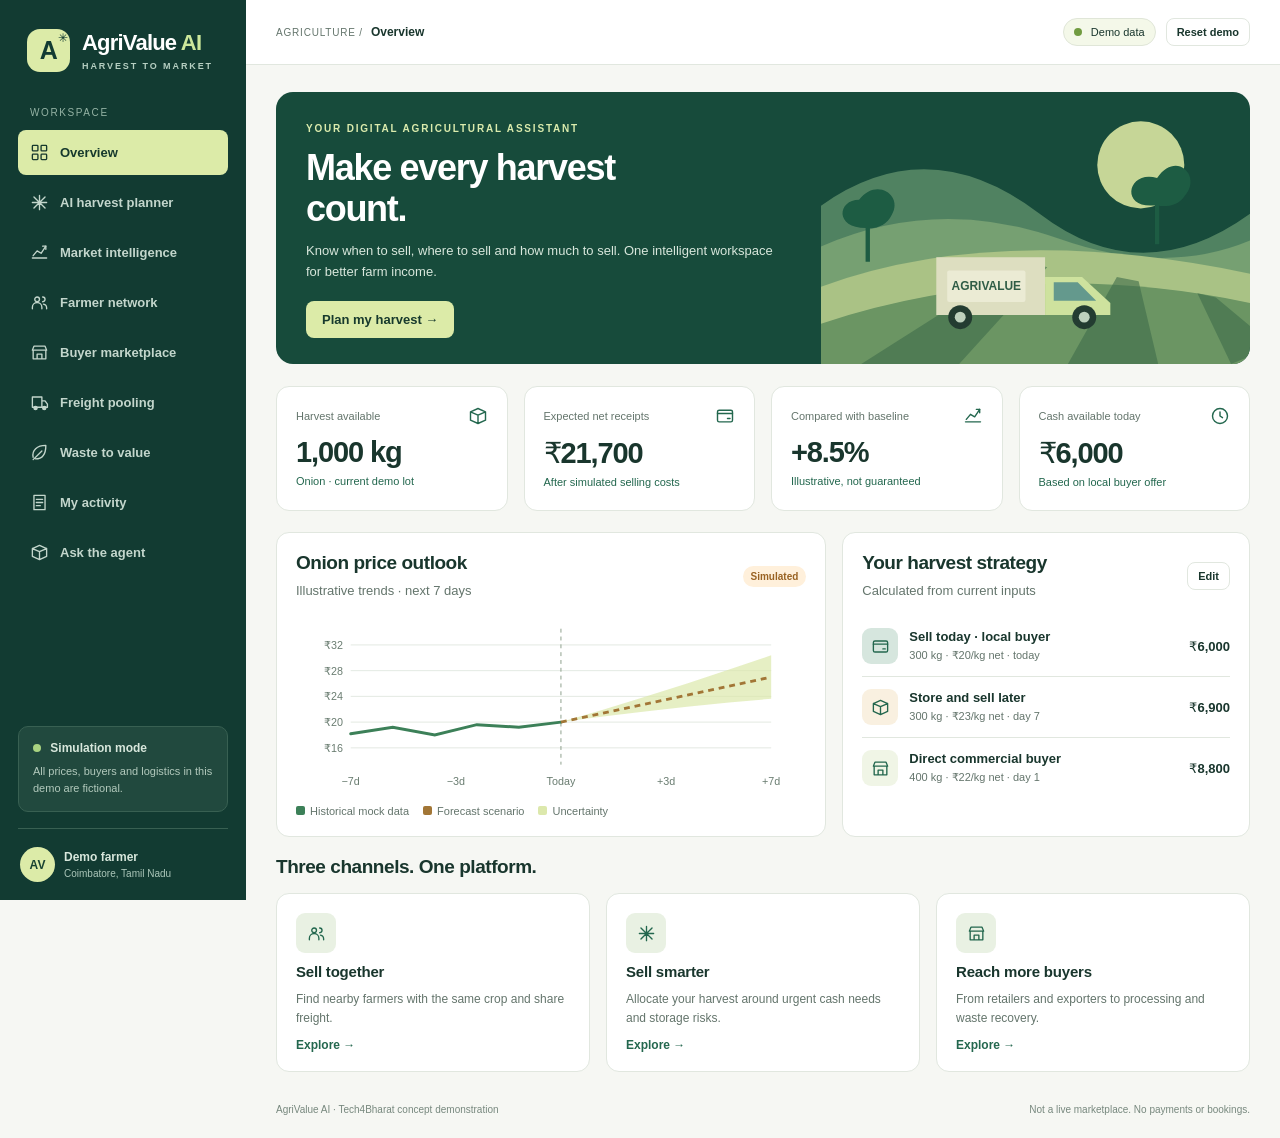
<file: index.html>
<!DOCTYPE html>
<html>
<head>
    <title>AgriValue AI</title>
    <meta http-equiv="refresh" content="0; url=agrivalue-ai/index.html">
</head>
<body>
    <a href="agrivalue-ai/index.html">Open AgriValue AI</a>
</body>
</html>
</file>
<file: agrivalue-ai/style.css>
:root{--bg:#f6f7f3;--ink:#19362d;--muted:#64756c;--green:#23674e;--line:#e1e7df;--white:#fff;--lime:#dceba8;--gold:#d99b52;--dark:#123b32;--red:#a94b37; font-family:Inter,Segoe UI,Arial,sans-serif;color:var(--ink);background:var(--bg);font-synthesis:none}*{box-sizing:border-box}body{margin:0}button,input,select{font:inherit}button,a{ -webkit-tap-highlight-color:transparent}button{cursor:pointer}button:focus-visible,a:focus-visible,input:focus-visible,select:focus-visible{outline:3px solid #91ba61;outline-offset:2px}a{color:inherit;text-decoration:none}.shell{display:grid;grid-template-columns:246px minmax(0,1fr);min-height:100vh}aside{background:var(--dark);color:#d8e7dc;padding:29px 18px 18px;position:sticky;top:0;height:100vh;display:flex;flex-direction:column}.brand{display:flex;align-items:center;gap:12px;padding:0 9px 35px;font-size:22px;font-weight:650;letter-spacing:-.8px;color:#fff}.brand b{color:#cce89b}.brand small{display:block;font-size:9px;letter-spacing:1.9px;margin-top:5px;color:#b6cfc2}.logo{background:#dceba8;color:var(--dark);width:43px;height:43px;border-radius:13px;display:grid;place-items:center;font-size:25px;font-weight:850;position:relative}.logo span{font-size:12px;position:absolute;top:2px;right:3px}.nav-label{font-size:10px;letter-spacing:1.6px;color:#95b3a5;padding:0 12px 12px}nav{display:grid;gap:5px}nav a{display:flex;gap:11px;align-items:center;padding:13px 12px;border-radius:8px;font-size:13px;font-weight:600;color:#c3d6cc}nav a:hover{background:#225245}nav a.active{background:#dceba8;color:#16392d}nav svg{width:19px;height:19px;flex-shrink:0}.side-bottom{margin-top:auto}.side-note{background:#21493e;border:1px solid #386052;padding:14px;border-radius:10px;font-size:12px;font-weight:600}.side-note p{font-size:11px;line-height:1.55;color:#b3cabd;margin:8px 0 0;font-weight:400}.live-dot,.demo-chip i{display:inline-block;background:#a9d381;border-radius:50%;width:8px;height:8px;margin-right:6px}.profile{display:flex;align-items:center;gap:9px;padding:18px 2px 0;margin-top:16px;border-top:1px solid #386052}.avatar{background:#dceba8;color:#194332;border-radius:50%;width:35px;height:35px;display:grid;place-items:center;font-size:12px;font-weight:bold}.profile strong,.profile small{display:block;font-size:12px}.profile small{color:#acc7ba;font-size:10px;margin-top:4px}main{min-width:0}.top{height:65px;background:#fff;border-bottom:1px solid var(--line);display:flex;align-items:center;justify-content:space-between;padding:0 30px;gap:12px}.crumb{display:flex;align-items:center;gap:8px;font-size:12px}.crumb span{color:var(--muted);font-size:10px;letter-spacing:.8px}.top-actions{display:flex;gap:10px;align-items:center}.demo-chip{border:1px solid #e0e6d8;background:#f4f8e9;border-radius:20px;font-size:11px;padding:7px 10px;white-space:nowrap}.demo-chip i{background:#719b41}.view{max-width:1440px;margin:auto;padding:27px 30px 20px}.eyebrow{font-size:10px;font-weight:750;letter-spacing:1.8px;color:var(--green);text-transform:uppercase}h1,h2,h3,p{margin:0}h1{font-size:31px;letter-spacing:-1.3px;line-height:1.13}h2{font-size:19px;letter-spacing:-.45px}h3{font-size:15px;letter-spacing:-.2px}.sub{font-size:13px;line-height:1.55;color:var(--muted);margin-top:7px}.section-head{display:flex;justify-content:space-between;align-items:center;gap:14px;margin-bottom:15px}.page-head{margin-bottom:22px}.hero{min-height:225px;position:relative;overflow:hidden;background:#174b3b;color:#fff;border-radius:17px;display:flex;align-items:center;padding:26px 30px;margin-bottom:22px}.hero .copy{z-index:1;width:64%}.hero .eyebrow{color:#dbebad}.hero h1{font-size:36px;max-width:550px;margin:12px 0}.hero p{font-size:13px;color:#d8e7dc;line-height:1.6;max-width:480px;margin-bottom:18px}.hero-art{position:absolute;right:0;bottom:0;width:44%;height:100%;opacity:.95}.primary,.outline{border:0;padding:11px 16px;border-radius:8px;font-size:13px;font-weight:700;display:inline-flex;align-items:center;justify-content:center;gap:7px}.primary{background:var(--green);color:#fff}.primary:hover{background:#194a38}.hero .primary{background:#dceba8;color:#173a2d}.hero .primary:hover{background:#e9f3c5}.outline{border:1px solid var(--line);background:#fff;color:var(--ink)}.outline:hover{background:#edf3e8}.small{font-size:11px;padding:7px 10px}.grid{display:grid;gap:16px}.four{grid-template-columns:repeat(4,minmax(0,1fr))}.three{grid-template-columns:repeat(3,minmax(0,1fr))}.two{grid-template-columns:repeat(2,minmax(0,1fr))}.split{grid-template-columns:minmax(0,1.35fr) minmax(0,1fr)}.card{border:1px solid var(--line);background:#fff;border-radius:13px;padding:19px;min-width:0}.metrics{margin-bottom:21px}.metric .label{font-size:11px;color:var(--muted);display:flex;justify-content:space-between;align-items:center;gap:5px}.metric .value{font-size:29px;font-weight:740;letter-spacing:-1.1px;margin:10px 0 5px}.metric .hint{font-size:11px;color:var(--green);line-height:1.45}.metric svg{width:20px;height:20px;color:var(--green)}.gap-top{margin-top:19px}.chart{height:176px;width:100%;margin-top:14px;display:block;overflow:visible}.chart text{font-family:inherit;fill:#697c70;font-size:11px}.key{display:flex;flex-wrap:wrap;gap:14px;color:var(--muted);font-size:11px;margin-top:13px}.key i{display:inline-block;width:9px;height:9px;border-radius:2px;margin-right:5px}.route{display:flex;align-items:center;gap:11px;padding:12px 0;border-bottom:1px solid var(--line)}.route:last-child{border:0}.route-icon{width:36px;height:36px;background:#e9f1e3;color:var(--green);border-radius:9px;display:grid;place-items:center;flex:none}.route-icon svg{width:19px;height:19px}.route .desc{flex:1;min-width:0}.route strong{display:block;font-size:13px}.route small{display:block;font-size:11px;color:var(--muted);line-height:1.5;margin-top:3px}.route .right{text-align:right;font-size:13px;font-weight:750;white-space:nowrap}.tag{display:inline-block;font-size:10px;font-weight:700;border-radius:30px;background:#eef3e5;color:#446641;padding:5px 8px;white-space:nowrap}.tag.amber{background:#fff0db;color:#996222}.tag.neutral{background:#edf0ed;color:#64756c}.channel{display:flex;flex-direction:column;gap:10px}.channel .route-icon{width:40px;height:40px}.channel p{font-size:12px;color:var(--muted);line-height:1.6}.channel a{font-size:12px;color:var(--green);font-weight:700;margin-top:auto}.form{display:grid;gap:15px}.field{display:grid;gap:6px}.field label{font-size:12px;font-weight:650}.field input,.field select,.filter select,.filter input{min-width:0;width:100%;border:1px solid #d5dfd5;background:#fcfdfa;color:var(--ink);border-radius:8px;padding:11px 10px;font-size:14px}.field small{font-size:11px;color:var(--muted);line-height:1.4}.check{display:flex;align-items:start;gap:9px;font-size:12px;line-height:1.45}.check input{accent-color:var(--green);margin-top:2px}.notice{padding:12px 14px;border-radius:8px;background:#eef4e8;border-left:3px solid #6f9a4a;font-size:12px;line-height:1.55;color:#435d45}.notice.warn{background:#fff0e5;border-color:#d89a58;color:#824c24}.allocation{display:flex;height:15px;overflow:hidden;border-radius:6px;background:#e9eee7;margin:16px 0 10px}.allocation div{min-width:0}.summary{background:#173d32;color:white;padding:20px;border-radius:11px;margin-top:15px}.summary .label{font-size:12px;color:#b4cfc0}.summary .big{font-size:33px;font-weight:750;margin:7px 0;letter-spacing:-1px}.summary .sub{color:#d6e6d9}.summary-grid{display:grid;grid-template-columns:1fr 1fr;gap:15px;margin-top:15px;padding-top:15px;border-top:1px solid #3c6053}.summary-grid strong{font-size:19px;display:block;margin-top:6px}.filter{display:flex;align-items:center;gap:10px;flex-wrap:wrap}.filter select,.filter input{width:auto;min-width:145px;font-size:12px;padding:9px}.buyer{padding:0;overflow:hidden;display:flex;flex-direction:column}.buyer-art{height:110px;background:#e9f1df;overflow:hidden}.buyer-art svg{width:100%;height:100%;display:block}.buyer-body{padding:16px;display:flex;flex-direction:column;gap:8px;flex:1}.buyer .price{font-size:23px;font-weight:750;letter-spacing:-.6px}.buyer .meta{font-size:12px;line-height:1.5;color:var(--muted)}.buyer .primary{margin-top:auto}.table-wrap{overflow:auto}table{border-collapse:collapse;width:100%;font-size:12px;min-width:470px}th{text-align:left;font-size:10px;text-transform:uppercase;letter-spacing:.7px;color:var(--muted);font-weight:650;padding:11px 8px;border-bottom:1px solid var(--line)}td{padding:13px 8px;border-bottom:1px solid var(--line)}td strong{font-size:13px}.flow{display:flex;gap:9px;flex-wrap:wrap;align-items:center;margin-top:14px}.flow span{background:#edf3e8;padding:9px;border-radius:7px;font-size:12px;font-weight:650}.step{display:flex;gap:12px;align-items:flex-start;padding:13px 0;border-bottom:1px solid var(--line)}.step:last-child{border:0}.num{width:27px;height:27px;border-radius:50%;background:#e6efda;display:grid;place-items:center;flex:none;font-size:12px;font-weight:bold}.step p{font-size:12px;color:var(--muted);line-height:1.5;margin-top:4px}.empty{padding:30px;text-align:center;color:var(--muted);font-size:13px}.progress{height:8px;background:#e7ede5;border-radius:5px;overflow:hidden;margin:10px 0}.progress div{height:100%;background:#55845a}footer{font-size:10px;color:#77887e;display:flex;justify-content:space-between;gap:8px;padding:12px 30px 23px}#menu{display:none;background:none;border:0;font-size:21px;color:var(--ink)}#toast{position:fixed;bottom:24px;right:24px;background:#173d32;color:white;padding:13px 18px;border-radius:10px;font-size:13px;box-shadow:0 6px 28px #123b3233;opacity:0;pointer-events:none;transform:translateY(10px);transition:.2s;z-index:20;max-width:90vw}#toast.show{opacity:1;transform:translateY(0)}@media(max-width:1050px){.shell{grid-template-columns:206px minmax(0,1fr)}aside{padding:22px 13px}.view{padding:22px}.top{padding:0 22px}.four{grid-template-columns:repeat(2,1fr)}.hero h1{font-size:30px}.three{grid-template-columns:repeat(2,1fr)}}@media(max-width:740px){.shell{display:block}aside{display:none;position:fixed;z-index:15;width:245px;left:0;top:0;box-shadow:0 0 0 100vmax #123b3266}aside.open{display:flex}#menu{display:block}.top{padding:0 15px;height:58px}.crumb span{display:none}.view{padding:16px}.hero{padding:22px;min-height:240px}.hero .copy{width:100%}.hero-art{opacity:.2;width:65%}.hero h1{font-size:29px}.two,.split,.three{grid-template-columns:1fr}.card{padding:15px}.buyer{padding:0}.metric .value{font-size:24px}.four{gap:10px}.section-head{align-items:flex-start;flex-wrap:wrap}.filter select,.filter input{min-width:120px;max-width:100%}footer{padding:10px 16px 20px;flex-direction:column}.top-actions{gap:5px}.demo-chip{font-size:10px}.page-head h1{font-size:27px}}@media(prefers-reduced-motion:reduce){*{transition:none!important}}
</file>
